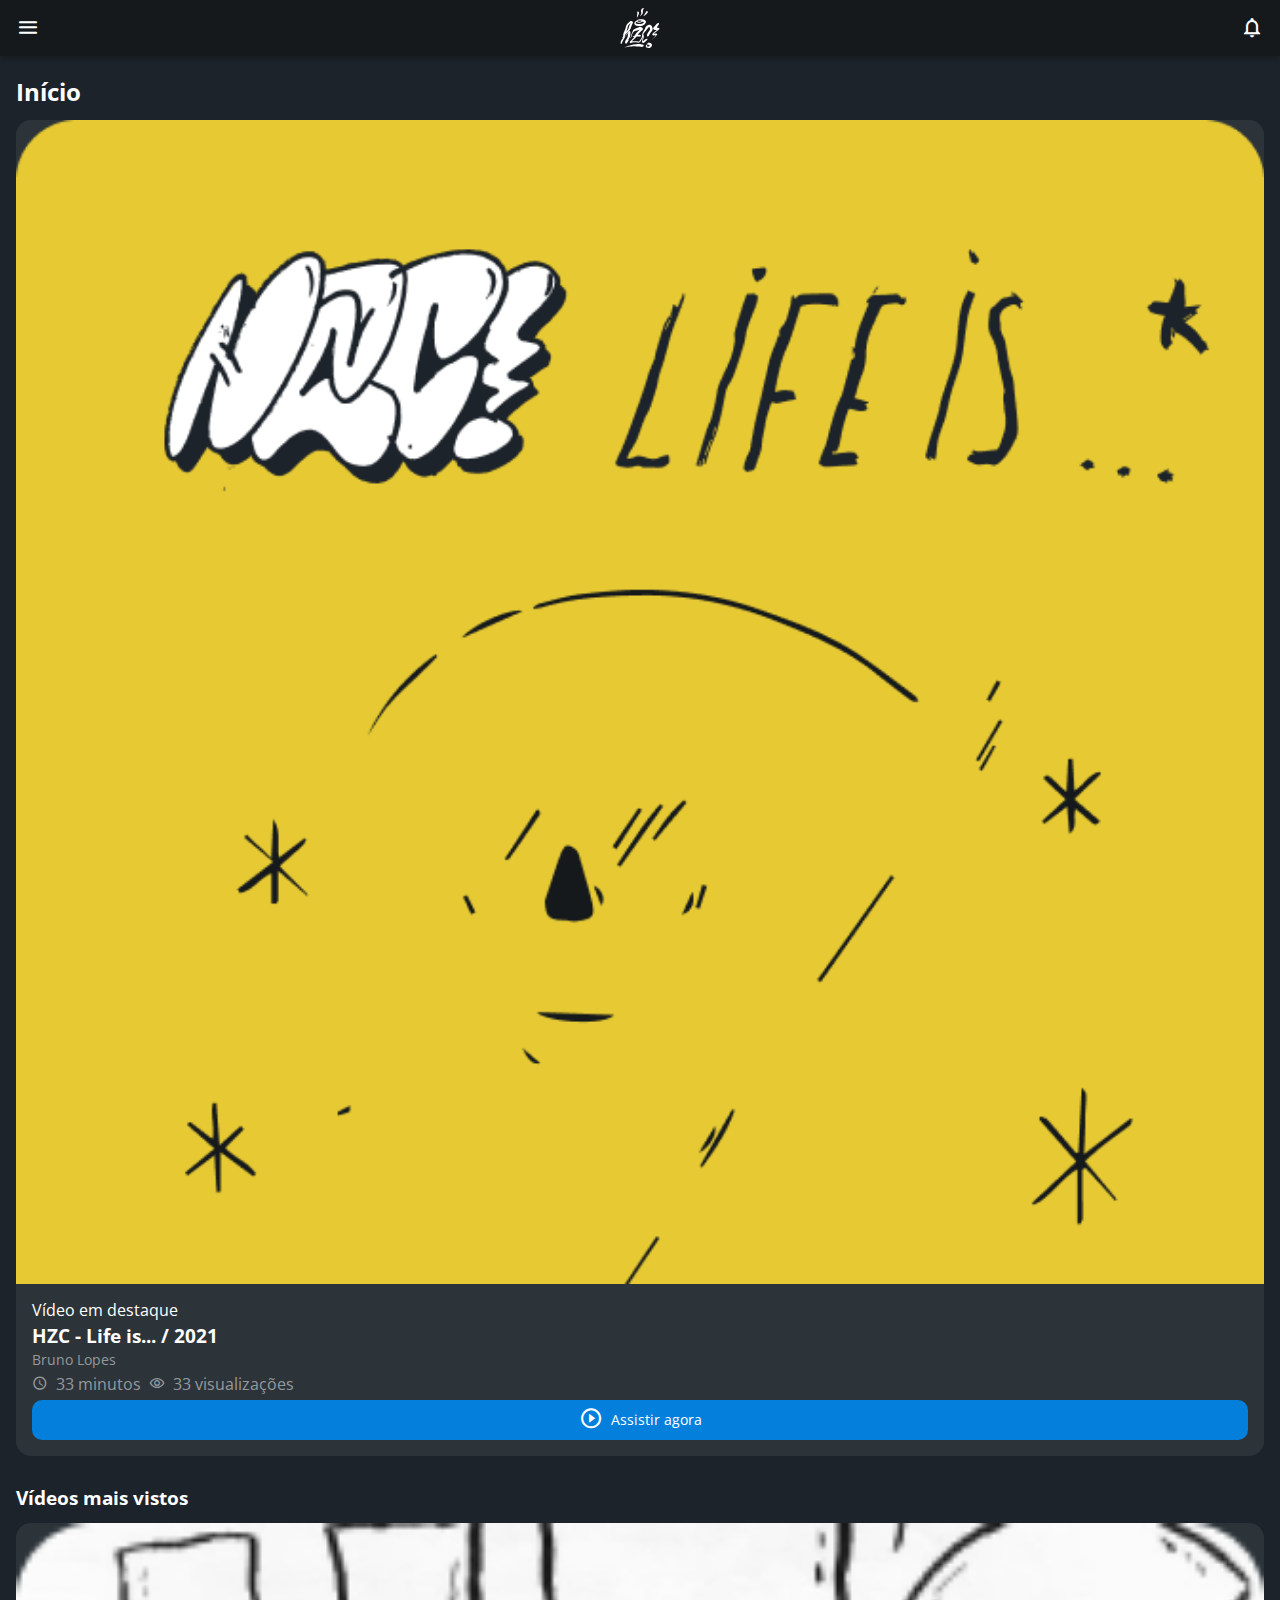
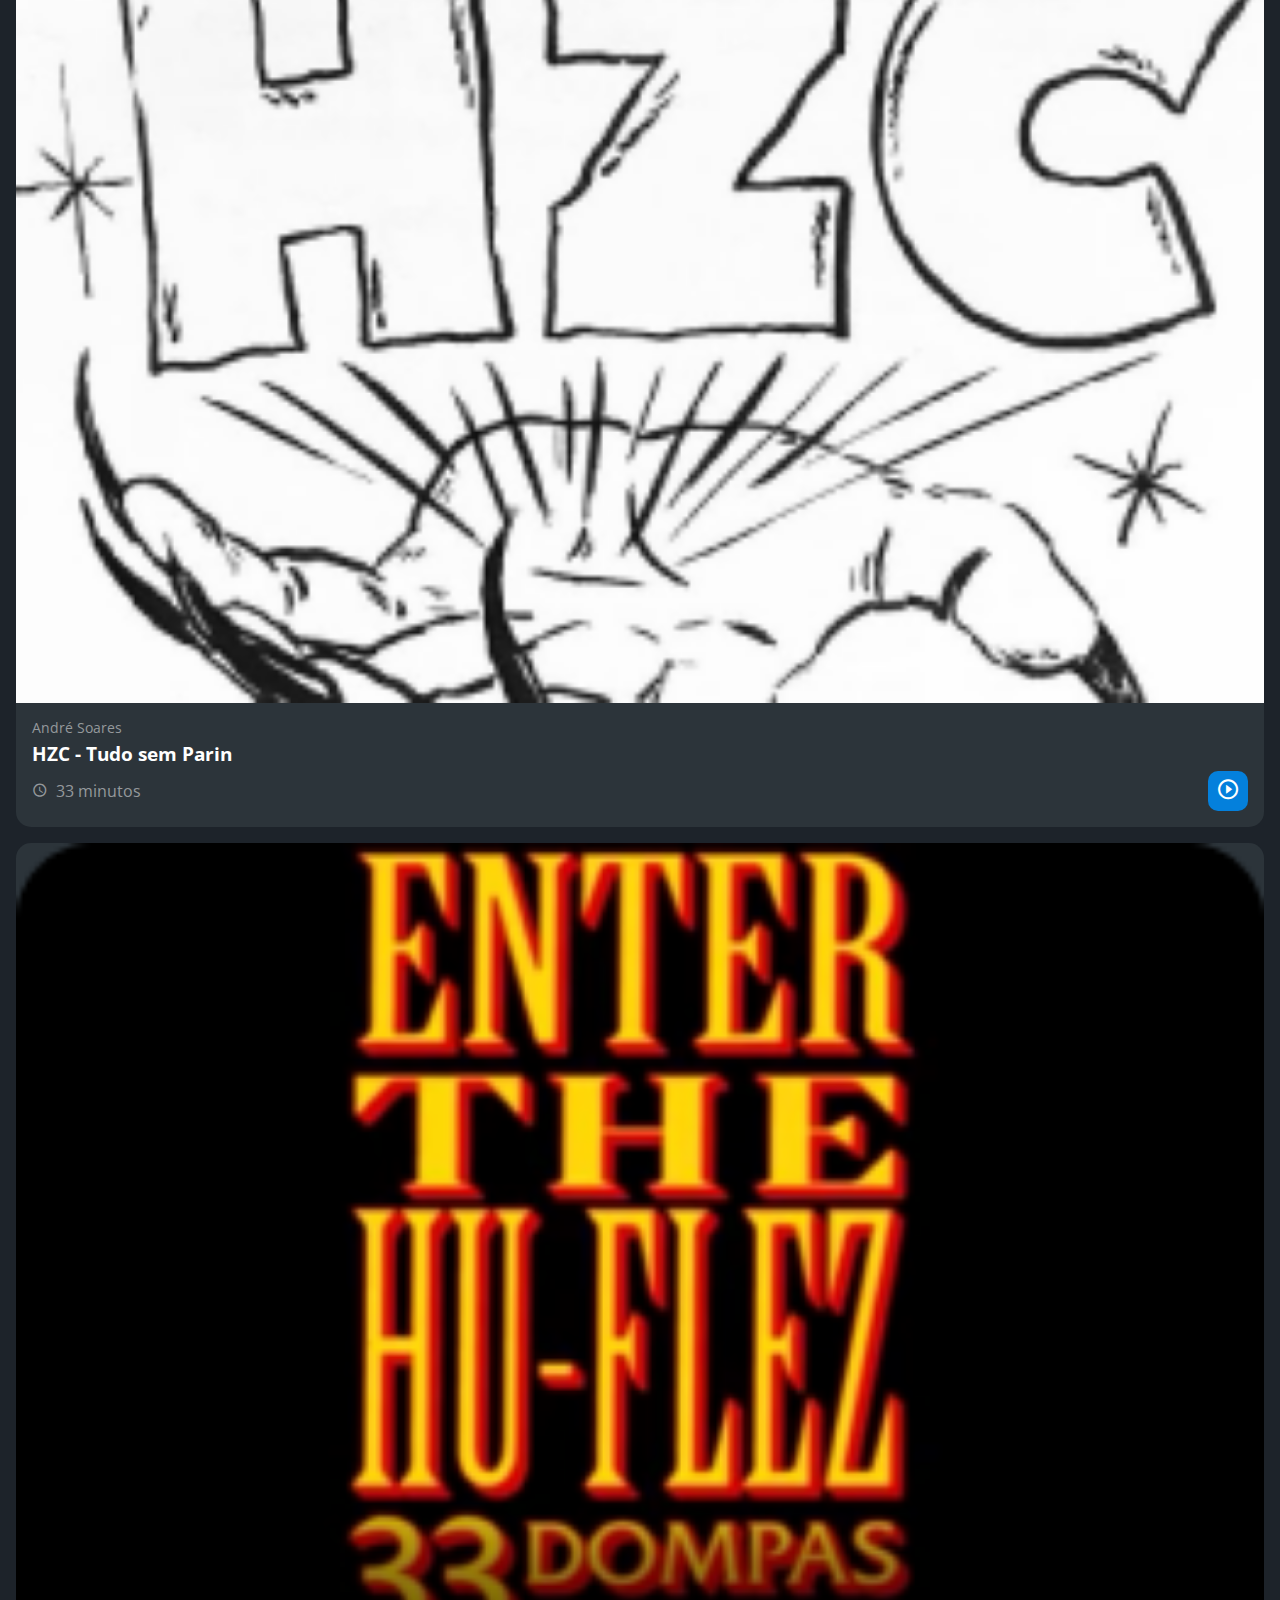
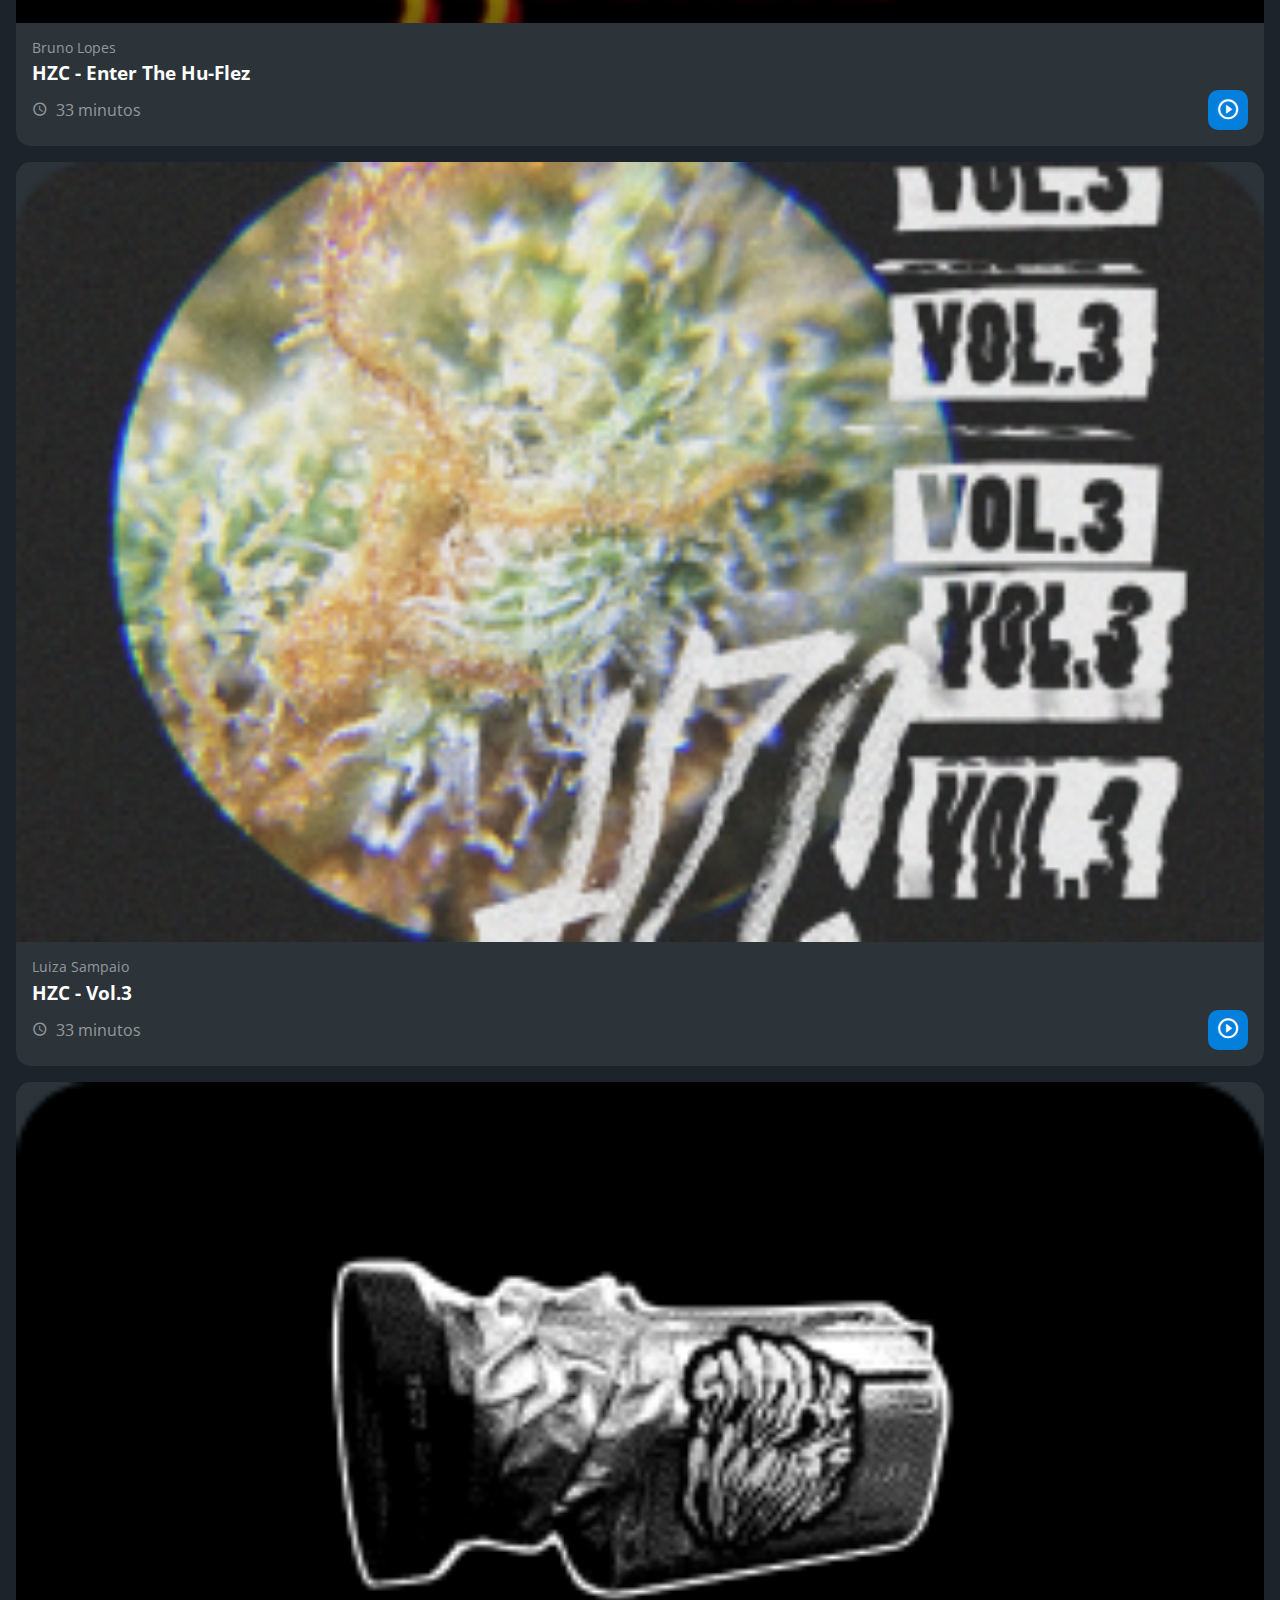
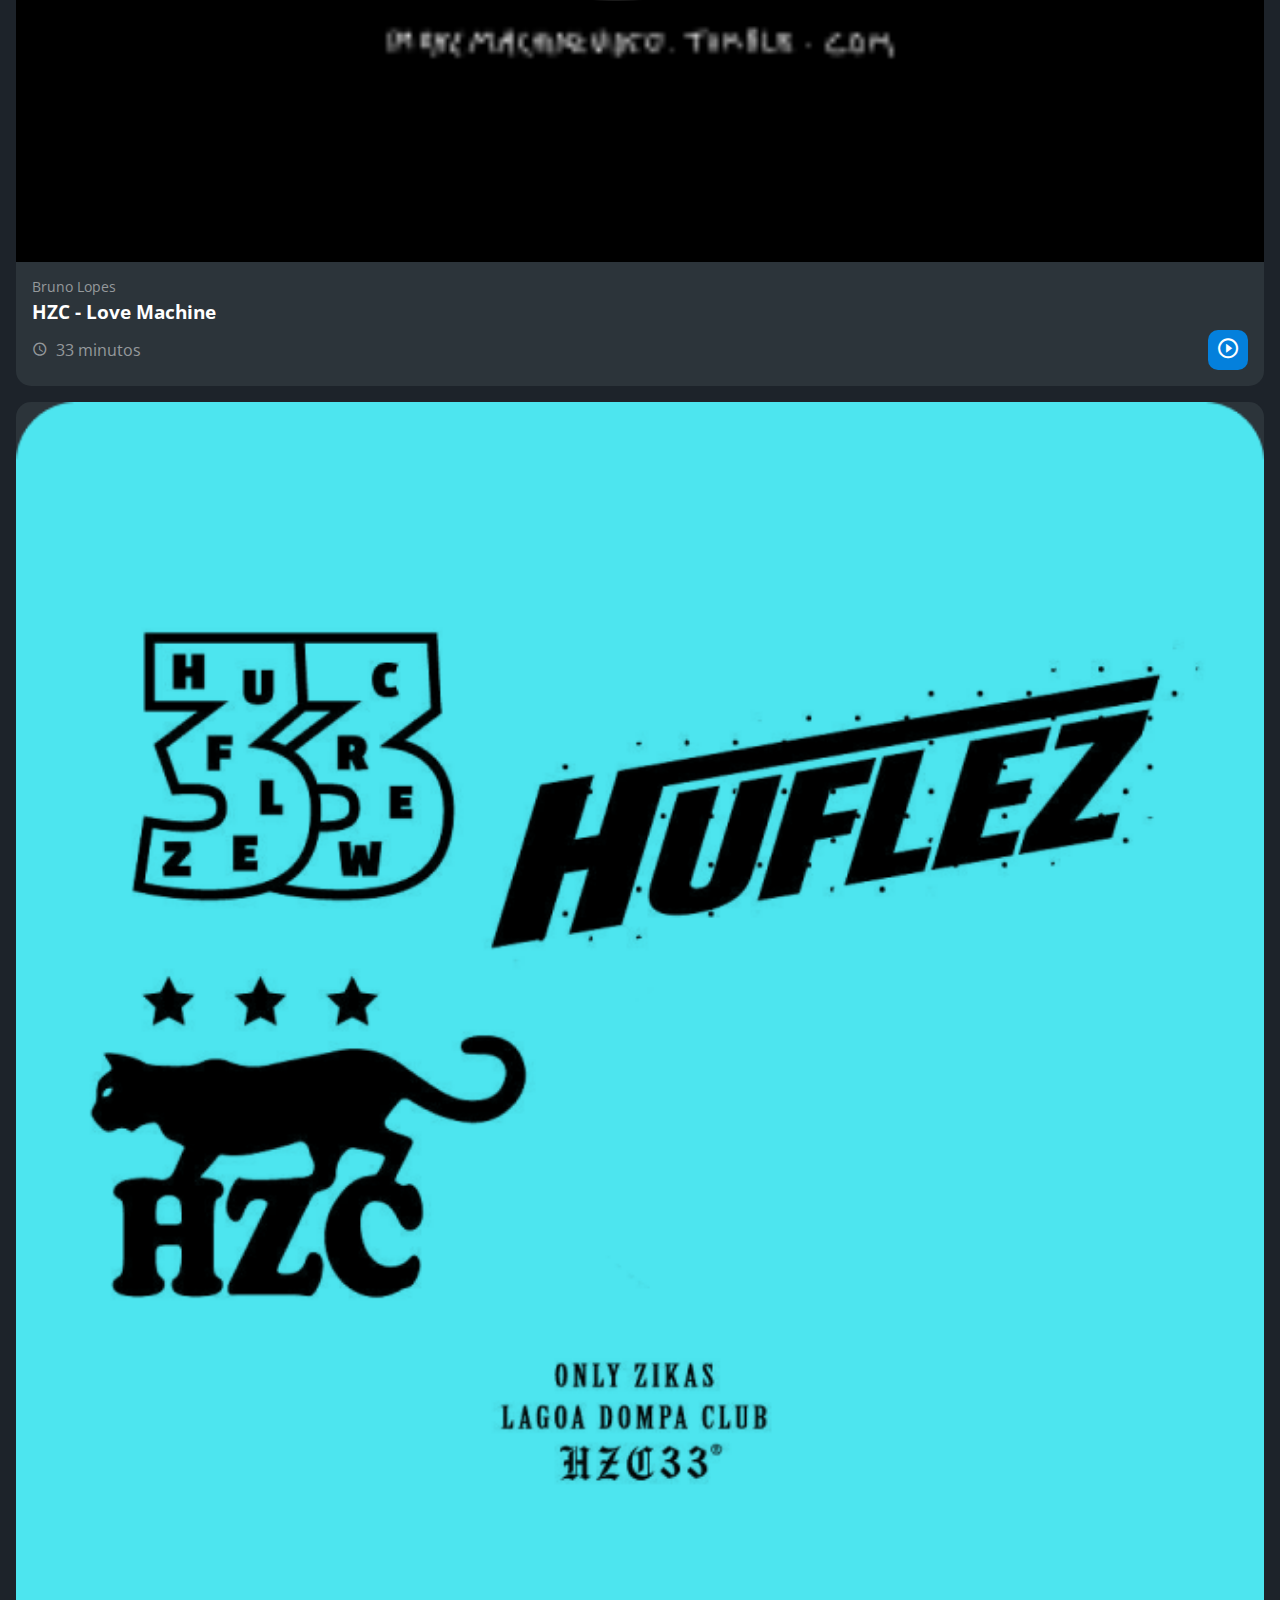
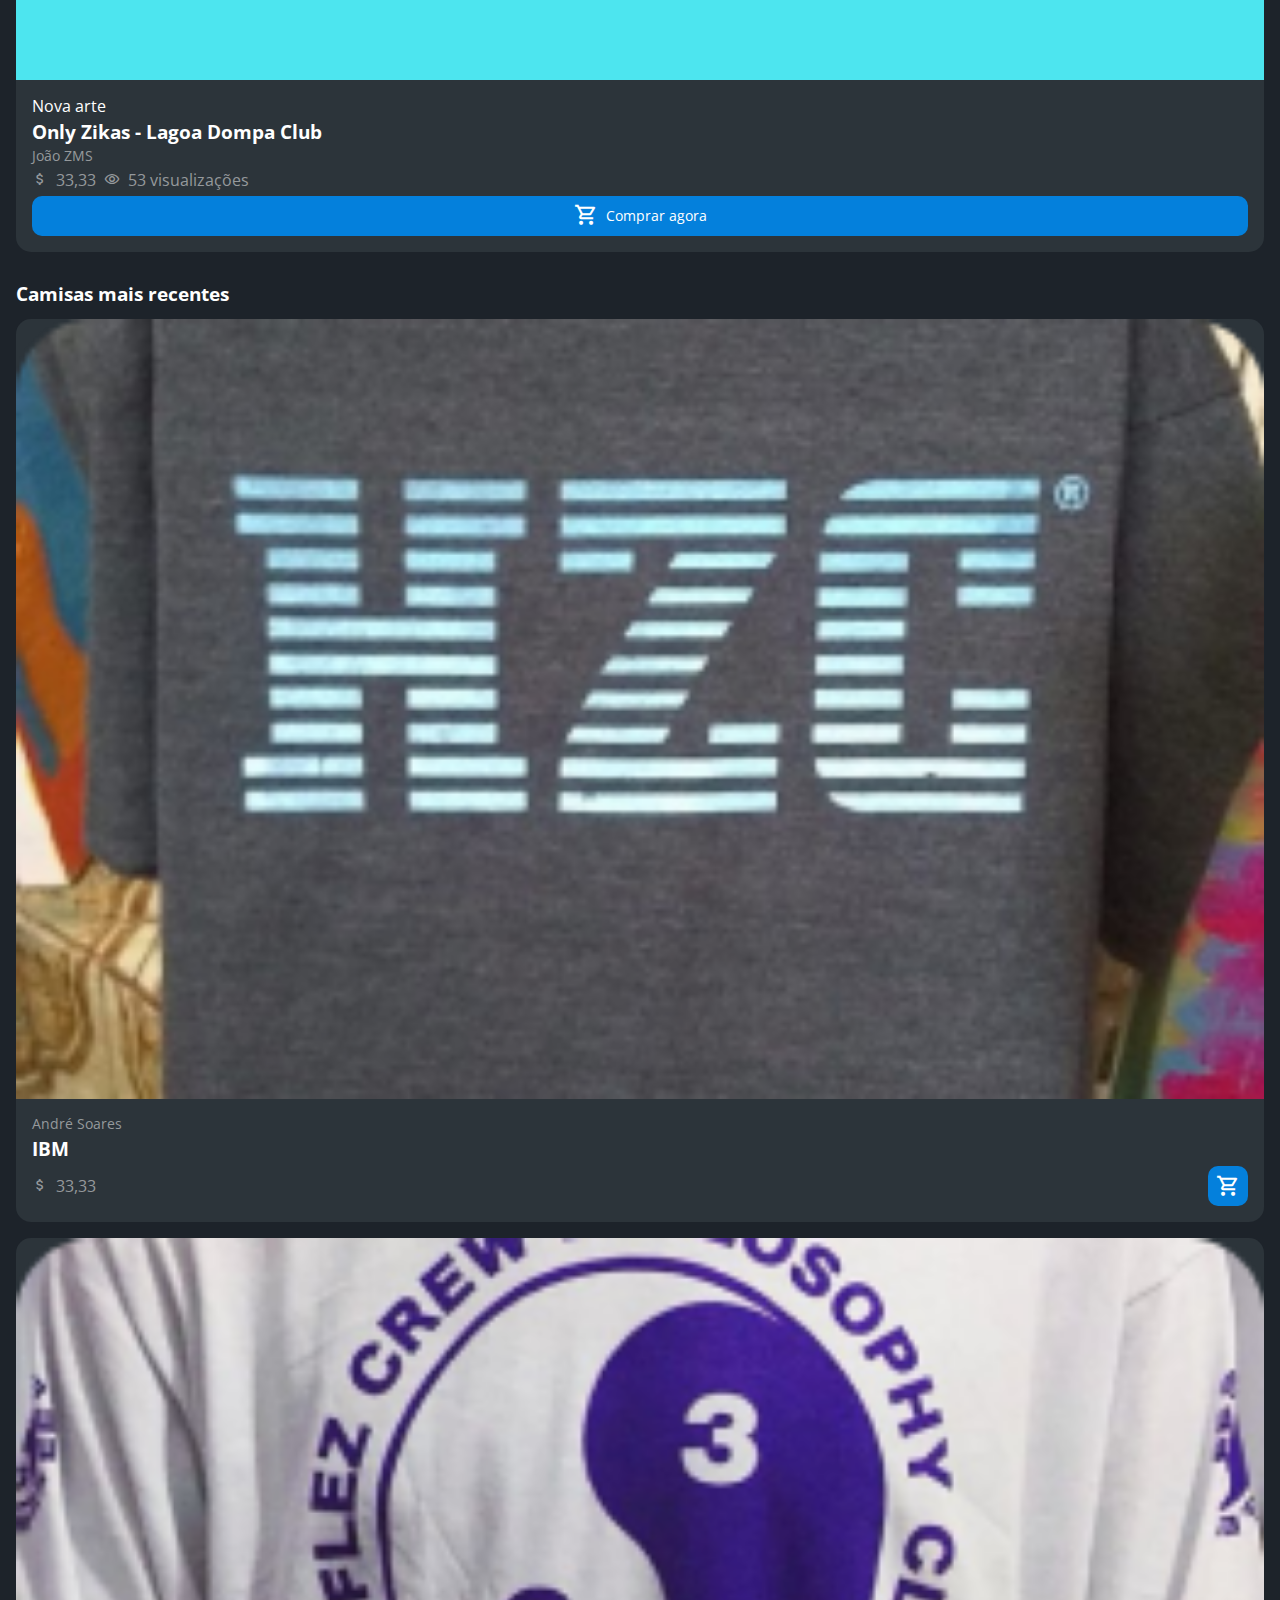
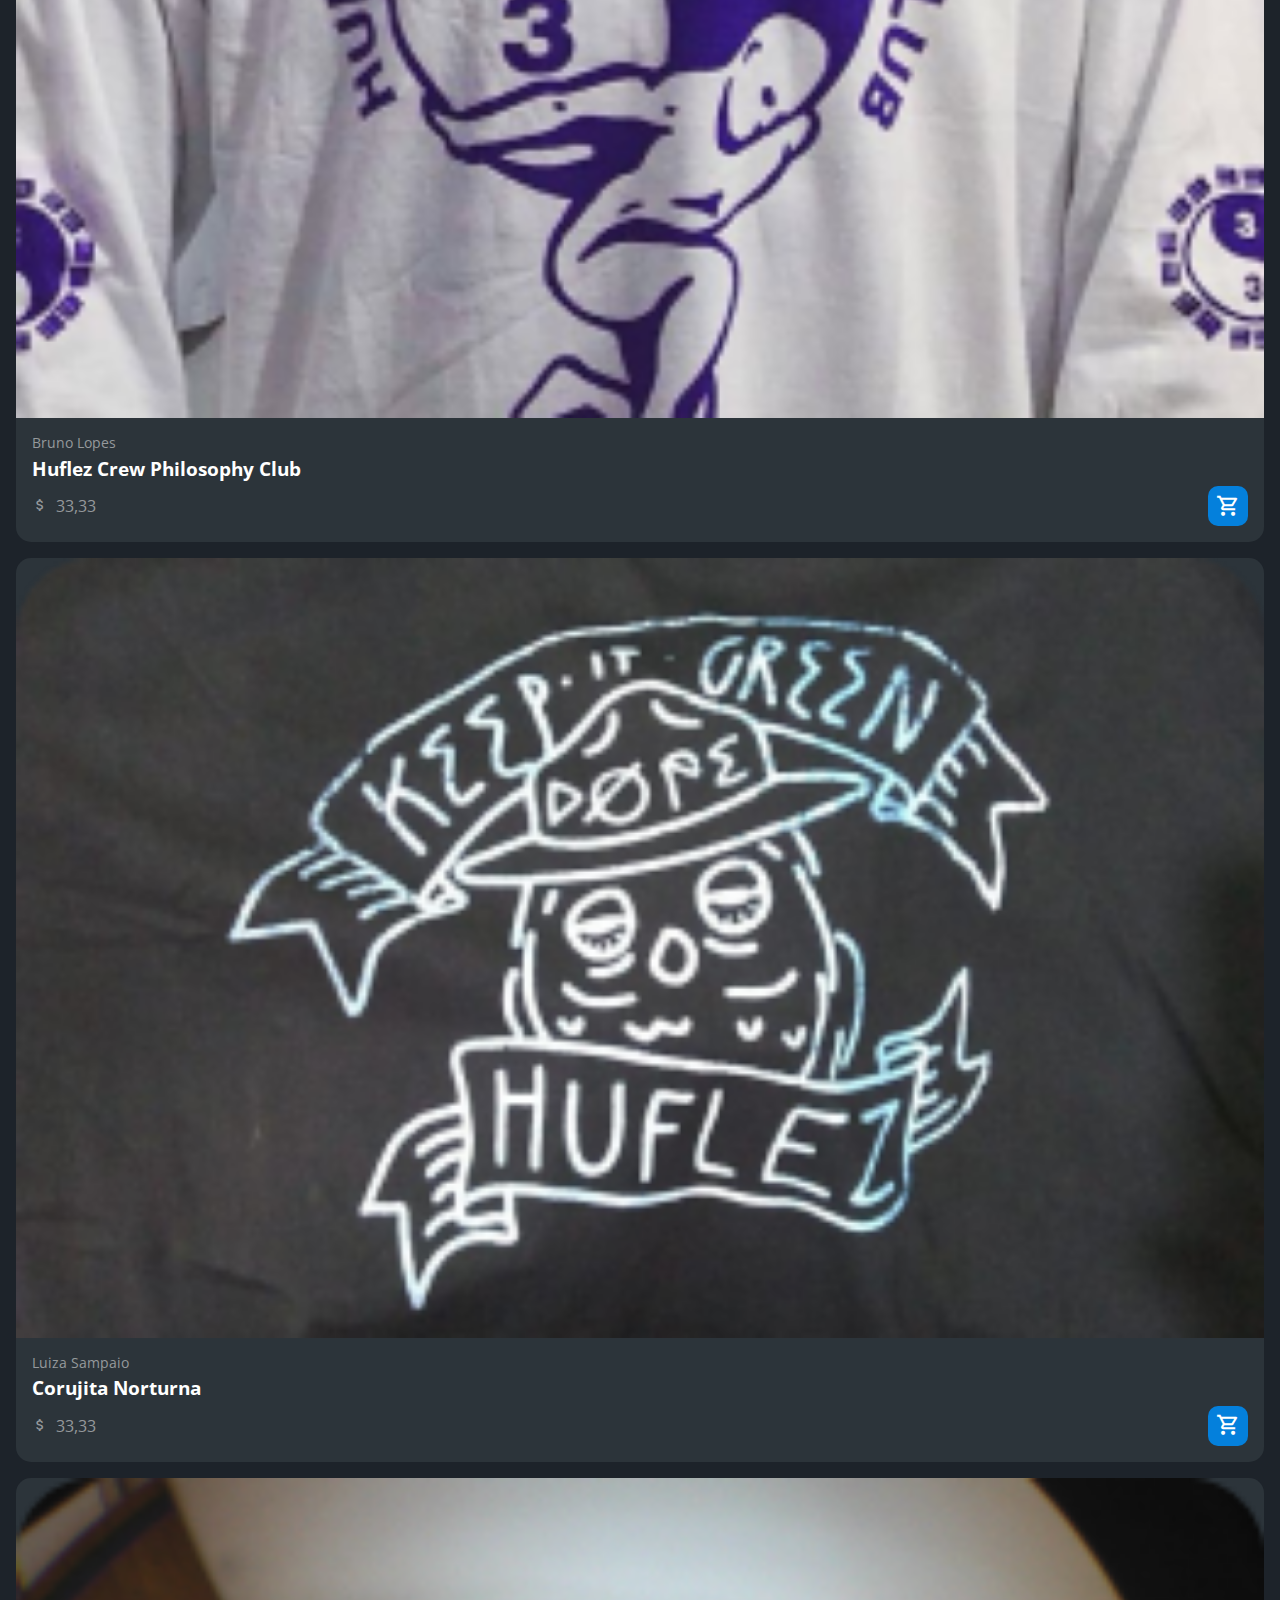
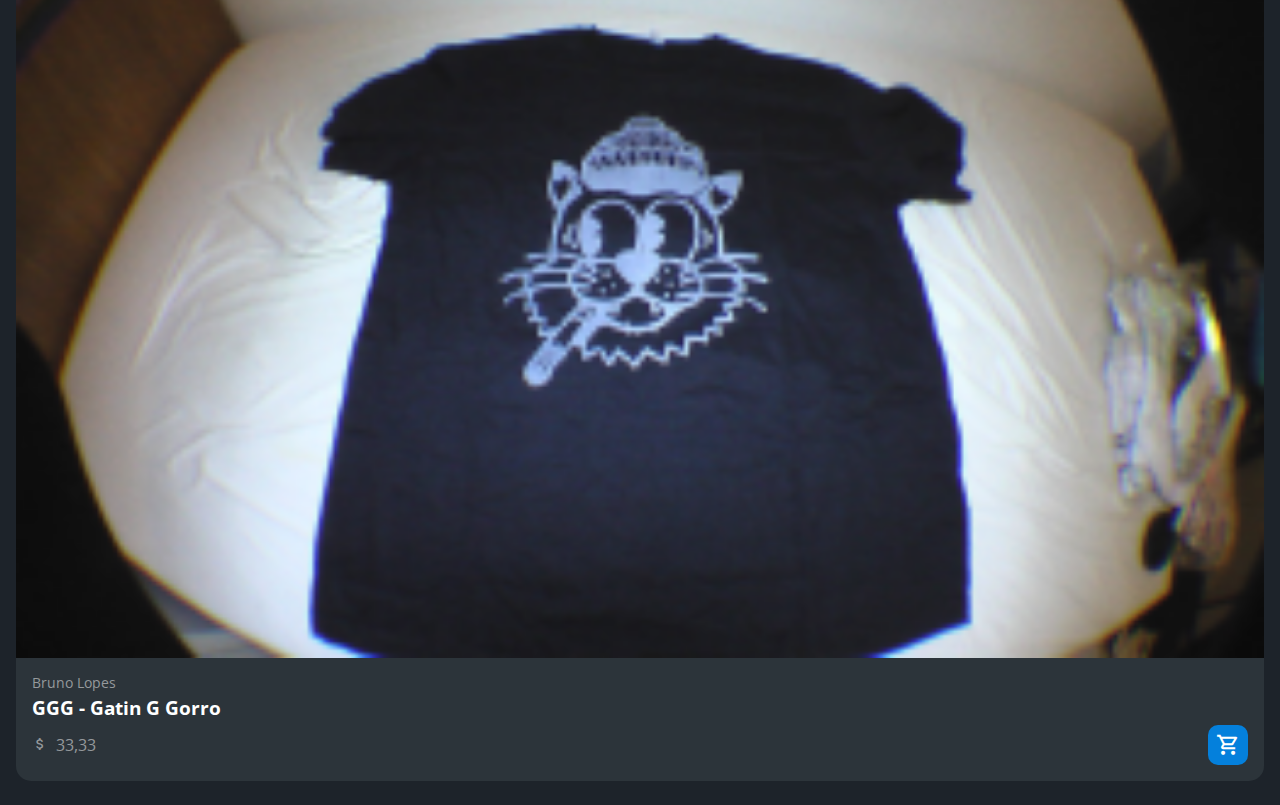
<file: index.html>
<!DOCTYPE html>
<html lang="pt-br">
<head>
    <meta charset="UTF-8">
    <meta http-equiv="X-UA-Compatible" content="IE=edge">
    <meta name="viewport" content="width=device-width, initial-scale=1.0">
    <title>HZC | Home</title>
    <link rel="preconnect" href="https://fonts.googleapis.com">
    <link rel="preconnect" href="https://fonts.gstatic.com" crossorigin>
    <link rel="stylesheet" href="https://fonts.googleapis.com/css2?family=Open+Sans:wght@400;600;700&display=swap">
    <link rel="stylesheet" href="assets/css/reset.css">
    <link rel="stylesheet" href="assets/css/estilos.css">
</head>
<body>
    <header class="cabecalho">
        <button class="cabecalho__menu" aria-label="Menu"><i></i></button>
        <img src="assets/img/logo.svg" alt="Logotipo da HZC" class="cabecalho__logo">
        <p class="cabecalho__perfil">Bruno Lopes</p>
        <button class="cabecalho__notificacao" aria-label="Notificação"><i></i></button>
    </header>
    <nav class="menu-lateral">
        <img src="assets/img/logo.svg" alt="Logotipo da HZC" class="menu-lateral__logo">
        <a href="index.html" class="menu-lateral__link menu-lateral__link--inicio menu-lateral__link--ativo">Início</a>
        <a href="#" class="menu-lateral__link menu-lateral__link--videos">Vídeos</a>
        <a href="picos.html" class="menu-lateral__link menu-lateral__link--picos">Picos</a>
        <a href="#" class="menu-lateral__link menu-lateral__link--integrantes">Integrantes</a>
        <a href="#" class="menu-lateral__link menu-lateral__link--camisas">Camisas</a>
        <a href="#" class="menu-lateral__link menu-lateral__link--pinturas">Pinturas</a>
    </nav>
    <main class="principal">
        <h2 class="titulo-pagina">Início</h2>
        <article class="cartao cartao--destaque destaque-video">
            <img src="assets/img/banner-mobile_1.png" alt="Banner do cartao" class="cartao__imagem cartao__imagem--mobile">
            <img src="assets/img/banner_1.png" alt="Banner do cartao" class="cartao__imagem cartao__imagem--desktop">
            <div class="cartao__conteudo">
                <p class="cartao__destaque">Vídeo em destaque</p>
                <h3 class="cartao__titulo">HZC - Life is... / 2021</h3>
                <p class="cartao__perfil">Bruno Lopes</p>
                <p class="cartao__info cartao__info--tempo">33 minutos</p>
                <p class="cartao__info cartao__info--visualizacao">33 visualizações</p>
                <button class="cartao__botao cartao__botao--play cartao__botao--destaque">Assistir agora</button>
            </div>
        </article>
        <article class="cartao cartao--recentes videos-recentes">
            <h3 class="cartao__titulo">Vídeos recentes</h3>
            <a href="#" class="cartao__link">Ver todos</a>
            <ul class="cartao__lista">
                <li class="cartao__item">
                    <img src="assets/img/miniatura_1.png" alt="Thumbnail" class="cartao__item-thumbnail">
                    <h4 class="cartao__item-titulo">HZC - Love machine</h4>
                    <p class="cartao__item-perfil">Júlia Fonseca</p>
                </li>
                <li class="cartao__item">
                    <img src="assets/img/miniatura_2.png" alt="Thumbnail" class="cartao__item-thumbnail">
                    <h4 class="cartao__item-titulo">HZC - Vol. 3</h4>
                    <p class="cartao__item-perfil">Júlia Fonseca</p>
                </li>
                <li class="cartao__item">
                    <img src="assets/img/miniatura_3.png" alt="Thumbnail" class="cartao__item-thumbnail">
                    <h4 class="cartao__item-titulo">HZC - Pescaria na Urca</h4>
                    <p class="cartao__item-perfil">Júlia Fonseca</p>
                </li>
                <li class="cartao__item">
                    <img src="assets/img/miniatura_4.png" alt="Thumbnail" class="cartao__item-thumbnail">
                    <h4 class="cartao__item-titulo">Vidalocagi - Guerreiros do Asfalto</h4>
                    <p class="cartao__item-perfil">Júlia Fonseca</p>
                </li>
                <li class="cartao__item">
                    <img src="assets/img/miniatura_5.png" alt="Thumbnail" class="cartao__item-thumbnail">
                    <h4 class="cartao__item-titulo">Vidalocagi - Não importa o nível</h4>
                    <p class="cartao__item-perfil">Júlia Fonseca</p>
                </li>
            </ul>
        </article>
        <section class="secao secao-videos">
            <h3 class="titulo-secao">Vídeos mais vistos</h3>
            <article class="cartao">
                <img src="assets/img/video_1.png" alt="Vídeo" class="cartao__imagem">
                <div class="cartao__conteudo">
                    <p class="cartao__perfil">André Soares</p>
                    <h3 class="cartao__titulo">HZC - Tudo sem Parin</h3>
                    <p class="cartao__info cartao__info--tempo">33 minutos</p>
                    <button class="cartao__botao cartao__botao--play" aria-label="Assistir agora"></button>
                </div>
            </article>
            <article class="cartao">
                <img src="assets/img/video_2.png" alt="Vídeo" class="cartao__imagem">
                <div class="cartao__conteudo">
                    <p class="cartao__perfil">Bruno Lopes</p>
                    <h3 class="cartao__titulo">HZC - Enter The Hu-Flez</h3>
                    <p class="cartao__info cartao__info--tempo">33 minutos</p>
                    <button class="cartao__botao cartao__botao--play" aria-label="Assistir agora"></button>
                </div>
            </article>
            <article class="cartao">
                <img src="assets/img/video_3.png" alt="Vídeo" class="cartao__imagem">
                <div class="cartao__conteudo">
                    <p class="cartao__perfil">Luiza Sampaio</p>
                    <h3 class="cartao__titulo">HZC - Vol.3</h3>
                    <p class="cartao__info cartao__info--tempo">33 minutos</p>
                    <button class="cartao__botao cartao__botao--play" aria-label="Assistir agora"></button>
                </div>
            </article>
            <article class="cartao">
                <img src="assets/img/video_4.png" alt="Vídeo" class="cartao__imagem">
                <div class="cartao__conteudo">
                    <p class="cartao__perfil">Bruno Lopes</p>
                    <h3 class="cartao__titulo">HZC - Love Machine</h3>
                    <p class="cartao__info cartao__info--tempo">33 minutos</p>
                    <button class="cartao__botao cartao__botao--play" aria-label="Assistir agora"></button>
                </div>
            </article>
        </section>
        <article class="cartao cartao--recentes produtos-recentes">
            <h3 class="cartao__titulo">Novas Artes</h3>
            <a href="#" class="cartao__link">Ver todos</a>
            <ul class="cartao__lista">
                <li class="cartao__item">
                    <img src="assets/img/produto_miniatura_1.png" alt="Thumbnail" class="cartao__item-thumbnail">
                    <h4 class="cartao__item-titulo">Sem título 01</h4>
                    <p class="cartao__item-perfil">Antonio Tebyriçá</p>
                </li>
                <li class="cartao__item">
                    <img src="assets/img/produto_miniatura_2.png" alt="Thumbnail" class="cartao__item-thumbnail">
                    <h4 class="cartao__item-titulo">Sem título 02</h4>
                    <p class="cartao__item-perfil">Antonio Tebyriçá</p>
                </li>
                <li class="cartao__item">
                    <img src="assets/img/produto_miniatura_3.png" alt="Thumbnail" class="cartao__item-thumbnail">
                    <h4 class="cartao__item-titulo">Segurança</h4>
                    <p class="cartao__item-perfil">Raphael Gibson</p>
                </li>
                <li class="cartao__item">
                    <img src="assets/img/produto_miniatura_4.png" alt="Thumbnail" class="cartao__item-thumbnail">
                    <h4 class="cartao__item-titulo">Malunguisse</h4>
                    <p class="cartao__item-perfil">Carolina Canavarro</p>
                </li>
                <li class="cartao__item">
                    <img src="assets/img/produto_miniatura_5.png" alt="Thumbnail" class="cartao__item-thumbnail">
                    <h4 class="cartao__item-titulo">Coroa da converse</h4>
                    <p class="cartao__item-perfil">Nikolas de Murtas</p>
                </li>
                <li class="cartao__item">
                    <img src="assets/img/produto_miniatura_6.png" alt="Thumbnail" class="cartao__item-thumbnail">
                    <h4 class="cartao__item-titulo">Segurança</h4>
                    <p class="cartao__item-perfil">Raphael Gibson</p>
                </li>
                <li class="cartao__item">
                    <img src="assets/img/produto_miniatura_7.png" alt="Thumbnail" class="cartao__item-thumbnail">
                    <h4 class="cartao__item-titulo">Sem títutlo 03</h4>
                    <p class="cartao__item-perfil">Antonio Tebyriçá</p>
                </li>
            </ul>
        </article>
        <article class="cartao cartao--destaque destaque-produtos">
            <img src="assets/img/banner-mobile_2.png" alt="Banner do cartao" class="cartao__imagem cartao__imagem--mobile">
            <img src="assets/img/banner_2.png" alt="Banner do cartao" class="cartao__imagem cartao__imagem--desktop">
            <div class="cartao__conteudo">
                <p class="cartao__destaque">Nova arte</p>
                <h3 class="cartao__titulo">Only Zikas - Lagoa Dompa Club</h3>
                <p class="cartao__perfil">João ZMS</p>
                <p class="cartao__info cartao__info--cifrao">33,33</p>
                <p class="cartao__info cartao__info--visualizacao">53 visualizações</p>
                <button class="cartao__botao cartao__botao--destaque cartao__botao--cart">Comprar agora</button>
            </div>
        </article>
        <section class="secao secao-produtos">
            <h3 class="titulo-secao">Camisas mais recentes</h3>
            <article class="cartao">
                <img src="assets/img/produto_1.png" alt="Vídeo" class="cartao__imagem">
                <div class="cartao__conteudo">
                    <p class="cartao__perfil">André Soares</p>
                    <h3 class="cartao__titulo">IBM</h3>
                    <p class="cartao__info cartao__info--cifrao">33,33</p>
                    <button class="cartao__botao cartao__botao--cart" aria-label="Assistir agora"></button>
                </div>
            </article>
            <article class="cartao">
                <img src="assets/img/produto_2.png" alt="Vídeo" class="cartao__imagem">
                <div class="cartao__conteudo">
                    <p class="cartao__perfil">Bruno Lopes</p>
                    <h3 class="cartao__titulo">Huflez Crew Philosophy Club</h3>
                    <p class="cartao__info cartao__info--cifrao">33,33</p>
                    <button class="cartao__botao cartao__botao--cart" aria-label="Assistir agora"></button>
                </div>
            </article>
            <article class="cartao">
                <img src="assets/img/produto_3.png" alt="Vídeo" class="cartao__imagem">
                <div class="cartao__conteudo">
                    <p class="cartao__perfil">Luiza Sampaio</p>
                    <h3 class="cartao__titulo">Corujita Norturna</h3>
                    <p class="cartao__info cartao__info--cifrao">33,33</p>
                    <button class="cartao__botao cartao__botao--cart" aria-label="Assistir agora"></button>
                </div>
            </article>
            <article class="cartao">
                <img src="assets/img/produto_4.png" alt="Vídeo" class="cartao__imagem">
                <div class="cartao__conteudo">
                    <p class="cartao__perfil">Bruno Lopes</p>
                    <h3 class="cartao__titulo">GGG - Gatin G Gorro</h3>
                    <p class="cartao__info cartao__info--cifrao">33,33</p>
                    <button class="cartao__botao cartao__botao--cart" aria-label="Assistir agora"></button>
                </div>
            </article>
        </section>
    </main>
    <script src="index.js"></script>
</body>
</html>
</file>
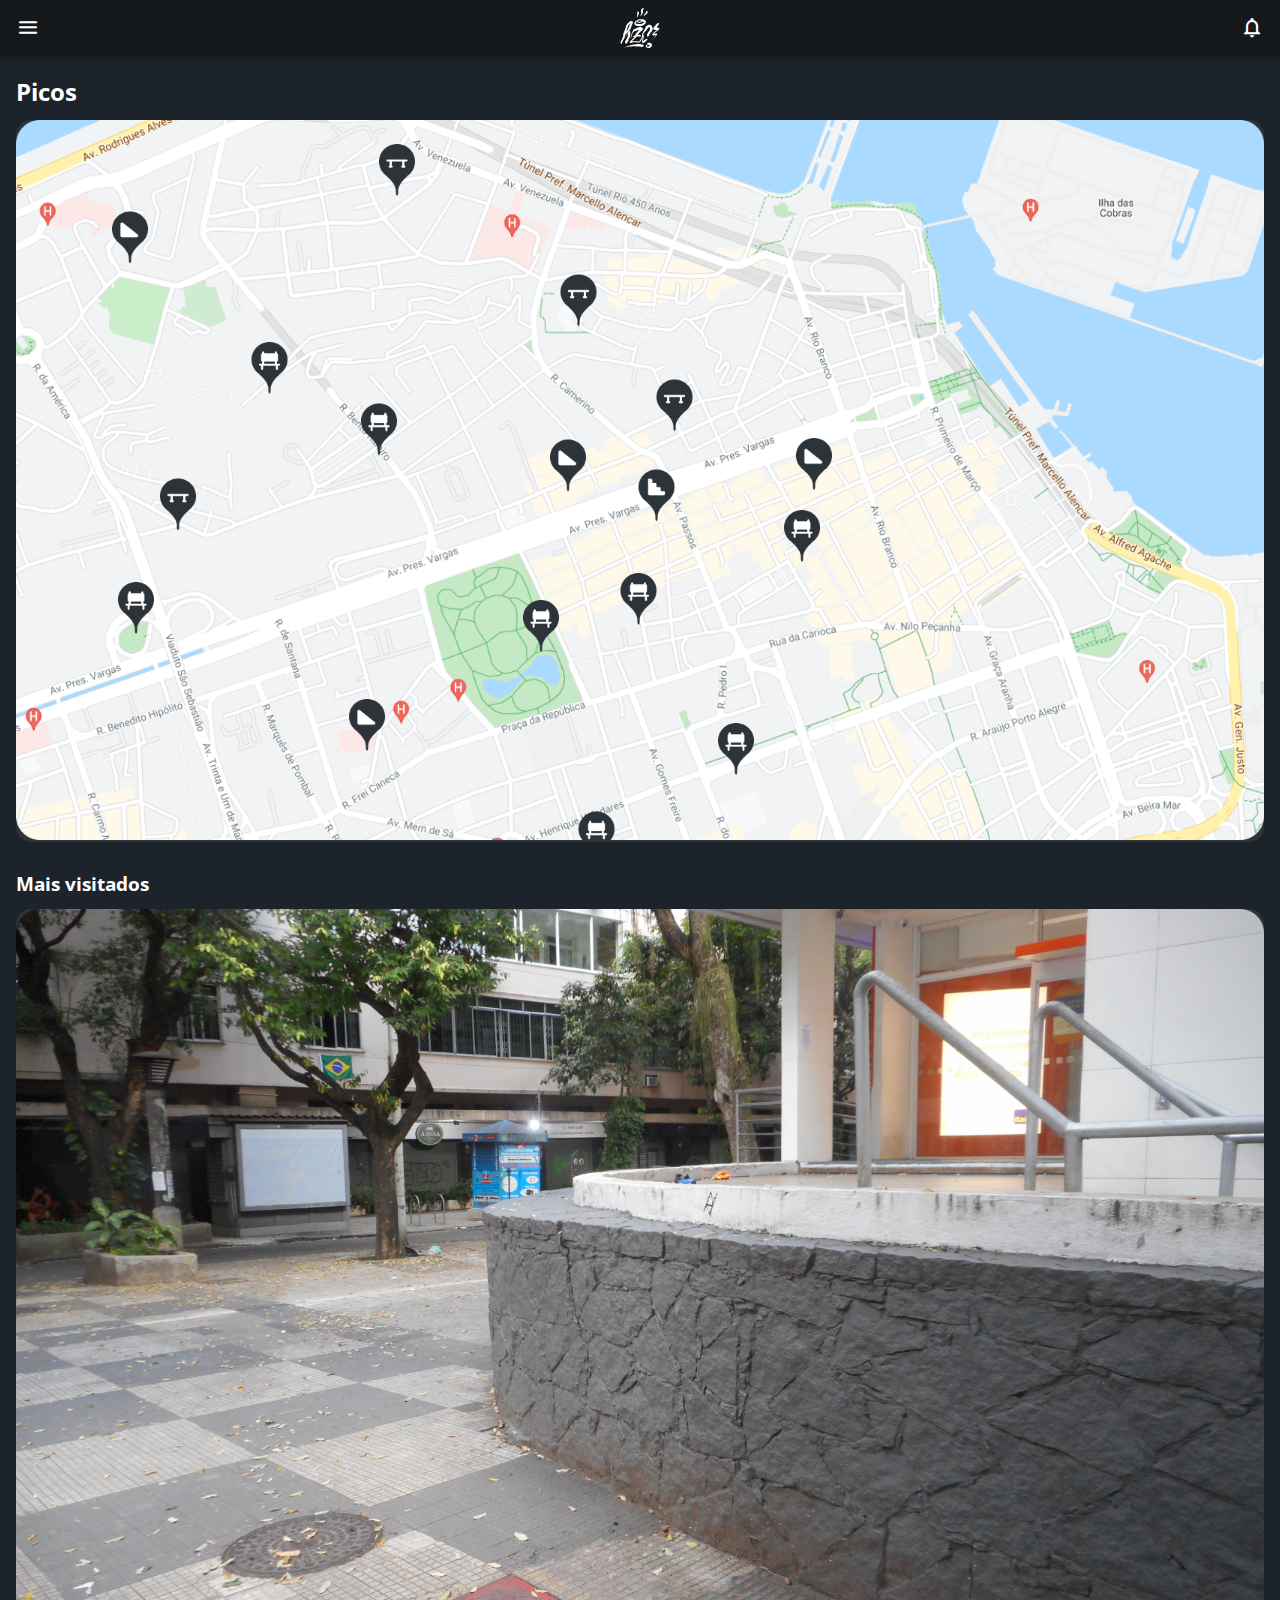
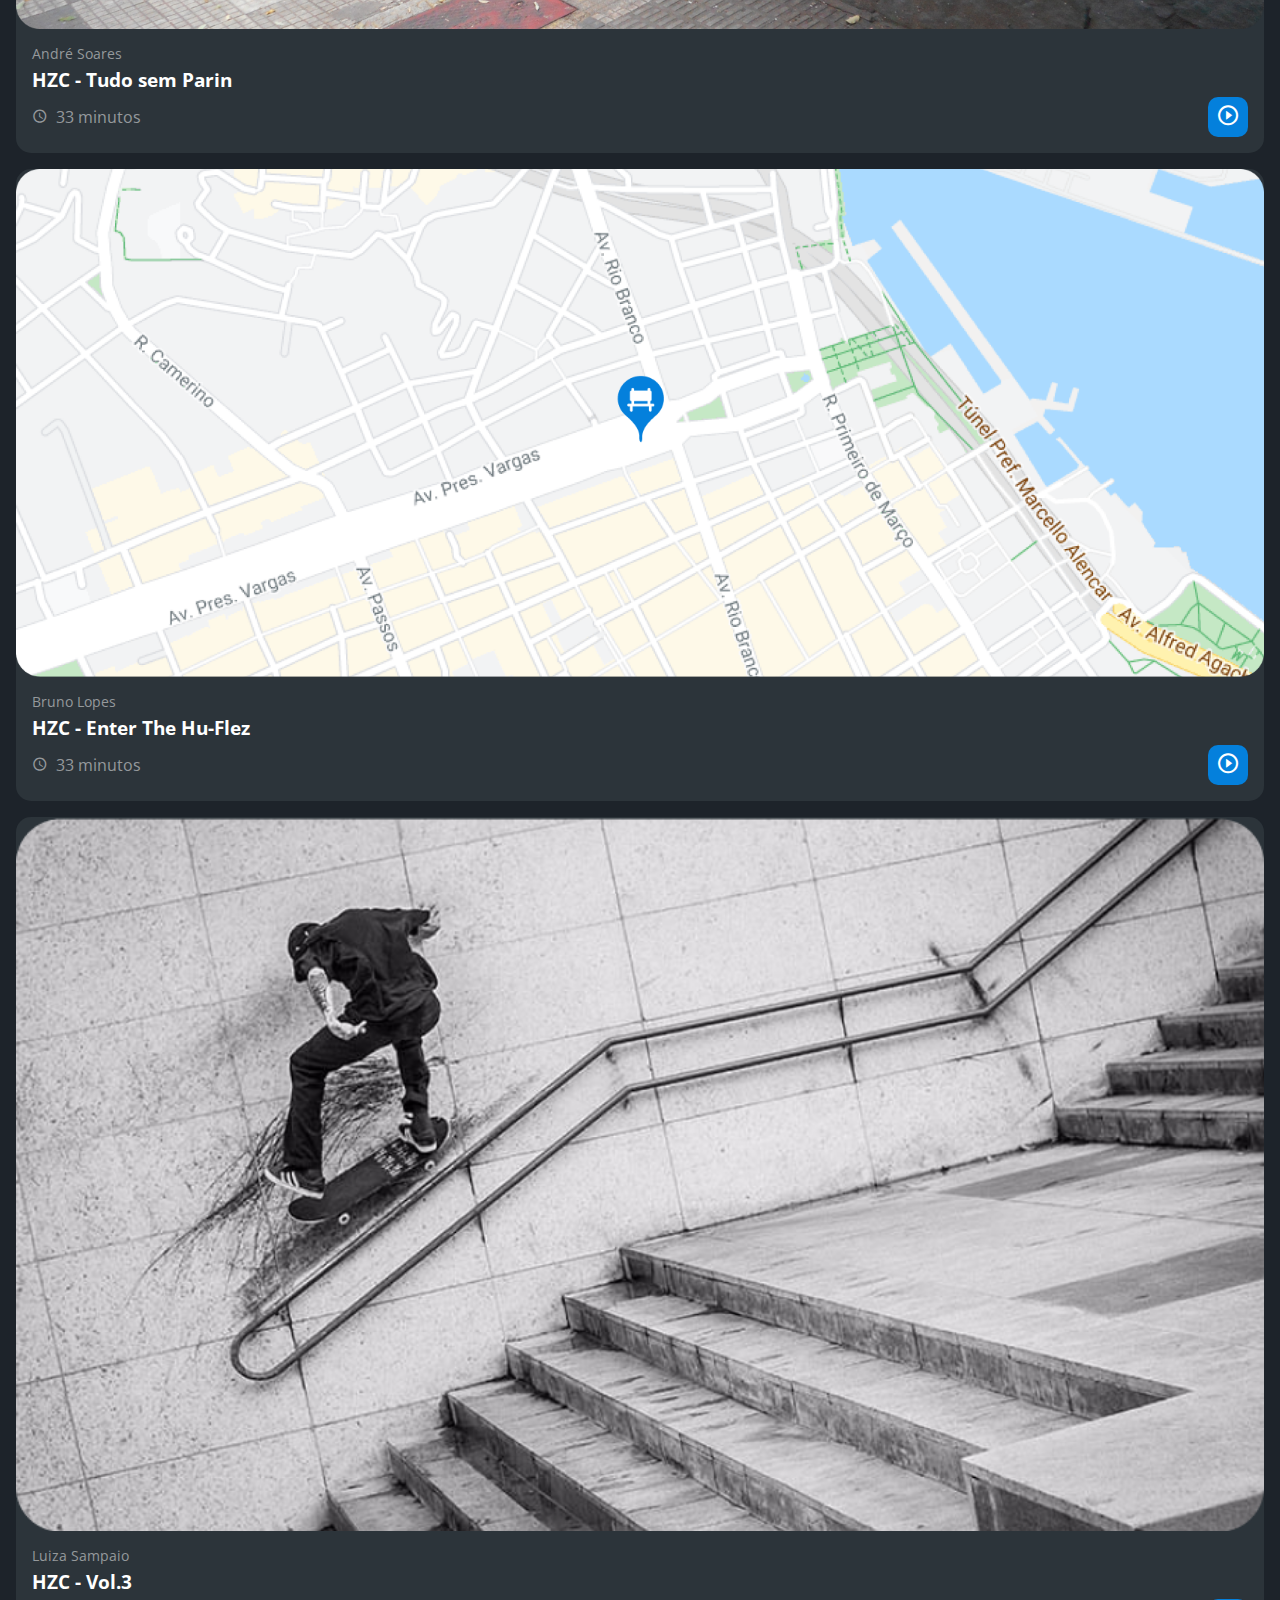
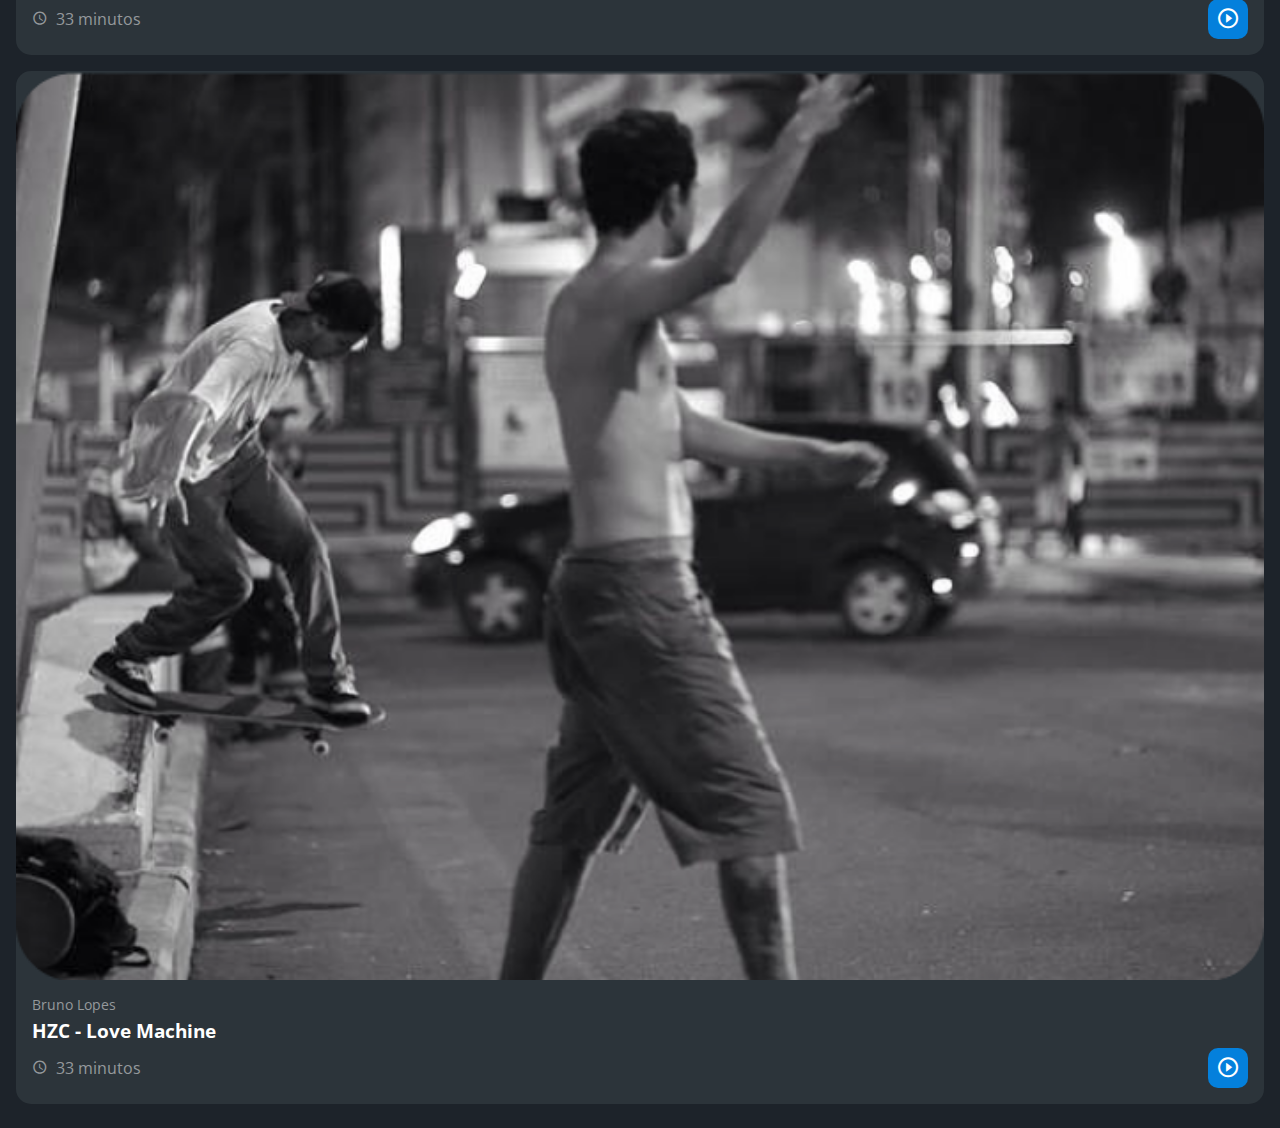
<file: picos.html>
<!DOCTYPE html>
<html lang="pt-br">
<head>
    <meta charset="UTF-8">
    <meta http-equiv="X-UA-Compatible" content="IE=edge">
    <meta name="viewport" content="width=device-width, initial-scale=1.0">
    <title>HZC | Home</title>
    <link rel="preconnect" href="https://fonts.googleapis.com">
    <link rel="preconnect" href="https://fonts.gstatic.com" crossorigin>
    <link rel="stylesheet" href="https://fonts.googleapis.com/css2?family=Open+Sans:wght@400;600;700&display=swap">
    <link rel="stylesheet" href="assets/css/reset.css">
    <link rel="stylesheet" href="assets/css/estilos.css">
</head>
<body>
    <header class="cabecalho">
        <button class="cabecalho__menu" aria-label="Menu"><i></i></button>
        <img src="assets/img/logo.svg" alt="Logotipo da HZC" class="cabecalho__logo">
        <p class="cabecalho__perfil">Bruno Lopes</p>
        <button class="cabecalho__notificacao" aria-label="Notificação"><i></i></button>
    </header>
    <nav class="menu-lateral">
        <img src="assets/img/logo.svg" alt="Logotipo da HZC" class="menu-lateral__logo">
        <a href="index.html" class="menu-lateral__link menu-lateral__link--inicio">Início</a>
        <a href="#" class="menu-lateral__link menu-lateral__link--videos">Vídeos</a>
        <a href="picos.html" class="menu-lateral__link menu-lateral__link--picos menu-lateral__link--ativo">Picos</a>
        <a href="#" class="menu-lateral__link menu-lateral__link--integrantes">Integrantes</a>
        <a href="#" class="menu-lateral__link menu-lateral__link--camisas">Camisas</a>
        <a href="#" class="menu-lateral__link menu-lateral__link--pinturas">Pinturas</a>
    </nav>
    <main class="principal">
        <h2 class="titulo-pagina">Picos</h2>
        <article class="cartao cartao--destaque destaque-video">
            <img src="assets/img/mapa-picos.png" alt="Banner do cartao" class="cartao__imagem cartao__imagem--mobile">
            <img src="assets/img/mapa-picos.png" alt="Banner do cartao" class="cartao__imagem cartao__imagem--desktop">
            
        </article>
        <article class="cartao cartao--recentes videos-recentes">
            <h3 class="cartao__titulo">Vídeos recentes</h3>
            <a href="#" class="cartao__link">Ver todos</a>
            <ul class="cartao__lista">
                <li class="cartao__item">
                    <img src="assets/img/miniatura_1.png" alt="Thumbnail" class="cartao__item-thumbnail">
                    <h4 class="cartao__item-titulo">HZC - Love machine</h4>
                    <p class="cartao__item-perfil">Júlia Fonseca</p>
                </li>
                <li class="cartao__item">
                    <img src="assets/img/miniatura_2.png" alt="Thumbnail" class="cartao__item-thumbnail">
                    <h4 class="cartao__item-titulo">HZC - Vol. 3</h4>
                    <p class="cartao__item-perfil">Júlia Fonseca</p>
                </li>
                <li class="cartao__item">
                    <img src="assets/img/miniatura_3.png" alt="Thumbnail" class="cartao__item-thumbnail">
                    <h4 class="cartao__item-titulo">HZC - Pescaria na Urca</h4>
                    <p class="cartao__item-perfil">Júlia Fonseca</p>
                </li>
                <li class="cartao__item">
                    <img src="assets/img/miniatura_4.png" alt="Thumbnail" class="cartao__item-thumbnail">
                    <h4 class="cartao__item-titulo">Vidalocagi - Guerreiros do Asfalto</h4>
                    <p class="cartao__item-perfil">Júlia Fonseca</p>
                </li>
                <li class="cartao__item">
                    <img src="assets/img/miniatura_5.png" alt="Thumbnail" class="cartao__item-thumbnail">
                    <h4 class="cartao__item-titulo">Vidalocagi - Não importa o nível</h4>
                    <p class="cartao__item-perfil">Júlia Fonseca</p>
                </li>
                <li class="cartao__item">
                    <img src="assets/img/miniatura_5.png" alt="Thumbnail" class="cartao__item-thumbnail">
                    <h4 class="cartao__item-titulo">Vidalocagi - Não importa o nível</h4>
                    <p class="cartao__item-perfil">Júlia Fonseca</p>
                </li>
            </ul>
        </article>
        <section class="secao secao-videos">
            <h3 class="titulo-secao">Mais visitados</h3>
            <article class="cartao">
                <img src="assets/img/artigo_1.png" alt="Vídeo" class="cartao__imagem">
                <div class="cartao__conteudo">
                    <p class="cartao__perfil">André Soares</p>
                    <h3 class="cartao__titulo">HZC - Tudo sem Parin</h3>
                    <p class="cartao__info cartao__info--tempo">33 minutos</p>
                    <button class="cartao__botao cartao__botao--play" aria-label="Assistir agora"></button>
                </div>
            </article>
            <article class="cartao">
                <img src="assets/img/artigo_2.png" alt="Vídeo" class="cartao__imagem">
                <div class="cartao__conteudo">
                    <p class="cartao__perfil">Bruno Lopes</p>
                    <h3 class="cartao__titulo">HZC - Enter The Hu-Flez</h3>
                    <p class="cartao__info cartao__info--tempo">33 minutos</p>
                    <button class="cartao__botao cartao__botao--play" aria-label="Assistir agora"></button>
                </div>
            </article>
            <article class="cartao">
                <img src="assets/img/artigo_3.png" alt="Vídeo" class="cartao__imagem">
                <div class="cartao__conteudo">
                    <p class="cartao__perfil">Luiza Sampaio</p>
                    <h3 class="cartao__titulo">HZC - Vol.3</h3>
                    <p class="cartao__info cartao__info--tempo">33 minutos</p>
                    <button class="cartao__botao cartao__botao--play" aria-label="Assistir agora"></button>
                </div>
            </article>
            <article class="cartao">
                <img src="assets/img/artigo_4.png" alt="Vídeo" class="cartao__imagem">
                <div class="cartao__conteudo">
                    <p class="cartao__perfil">Bruno Lopes</p>
                    <h3 class="cartao__titulo">HZC - Love Machine</h3>
                    <p class="cartao__info cartao__info--tempo">33 minutos</p>
                    <button class="cartao__botao cartao__botao--play" aria-label="Assistir agora"></button>
                </div>
            </article>
        </section>        
    </main>

    <script src="index.js"></script>
</body>
</html>
</file>
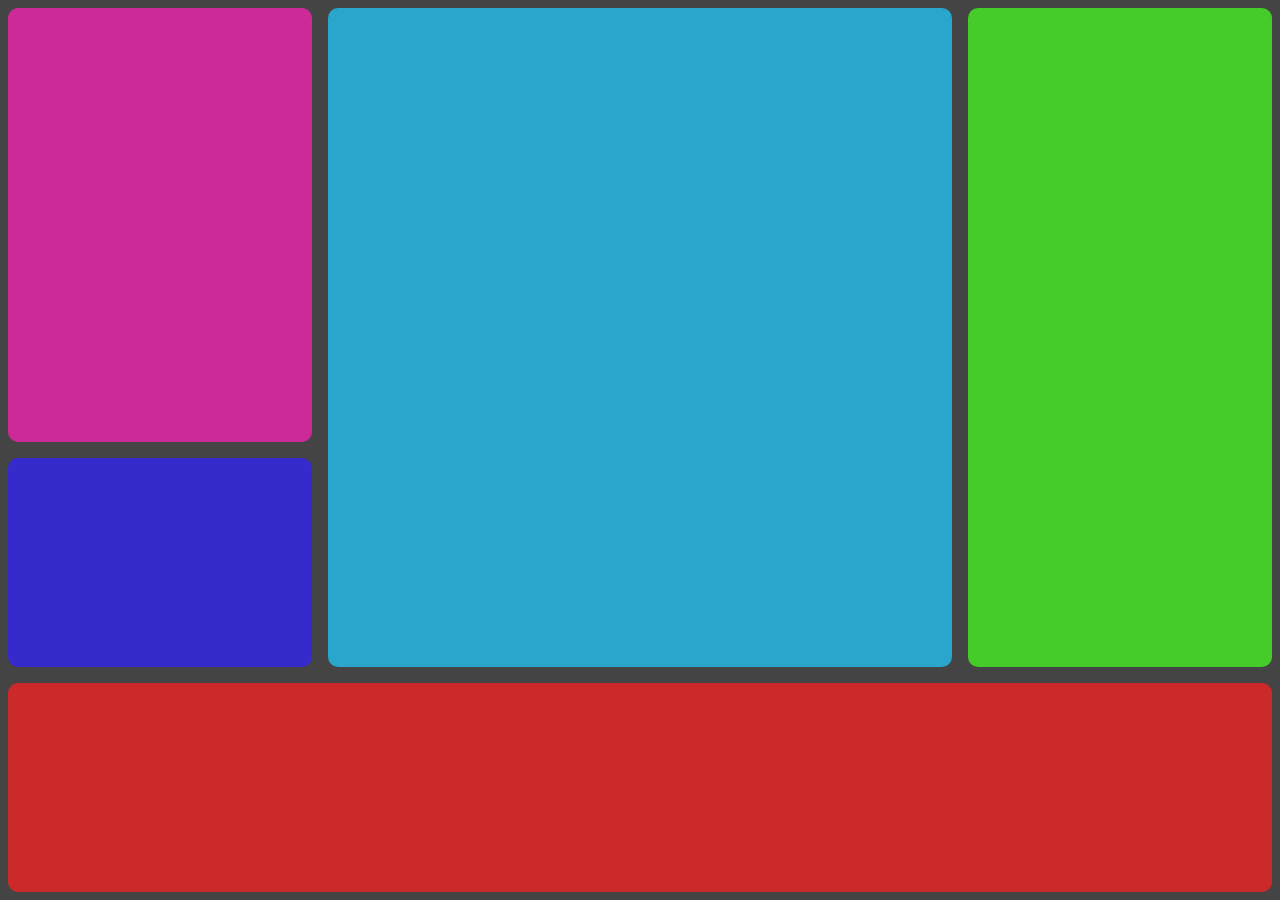
<file: Teste Grids/teste-grid.html>
<!DOCTYPE html>
<html lang="en">
<head>
    <meta charset="UTF-8">
    <meta http-equiv="X-UA-Compatible" content="IE=edge">
    <meta name="viewport" content="width=device-width, initial-scale=1.0">
    <title>Document</title>
    <link rel="stylesheet" href="grid.css">
</head>
<body class="corpo">
    <div class="template">
    <header class="cabecalho"></header>
    <nav class="lateral"></nav>
    <section class="meio"></section>
    <section class="direita-cima"></section>
    <section class="direita-baixo"></section>
</div>
</body>
</html>
</file>
<file: assets/css/estilos.css>
@font-face {
    font-family: 'icones';
    src: url(../font/icones.ttf);
}

body {
    background-color: #1D232A;
    font-family: 'Open Sans', 'icones', sans-serif;
    color: #FFFFFF;
}

@media screen and (min-width: 1440px) {
    body {
        display: grid;
        grid-template-columns: auto 1fr;
    }
}

.cabecalho {
    display: flex;
    justify-content: space-between;
    align-items: center;
    background-color: #15191C;
    padding: 8px 16px;
    box-shadow: 0px 4px 4px rgba(0, 0, 0, 0.16);
}

.cabecalho__menu i::before {
    content: "\e904";
    font-size: 24px;
}

.cabecalho__notificacao i::before {
    content: "\e906";
    font-size: 24px;
}

.cabecalho__logo {
    width: 40px;
}

.cabecalho__perfil {
    display: none;
}

@media screen and (min-width: 1440px) {
    .cabecalho {
        background-color: #1D232A;
        display: grid;
        column-gap: 32px;
        grid-template-columns: 1fr auto;
        padding: 16px 60px;
        height: 80px;
        box-sizing: border-box;
        grid-column: 2;
    }

    .cabecalho__menu {
        display: none;
    }

    .cabecalho__logo {
        display: none;
    }

    .cabecalho__perfil {
        display: grid;
        grid-template-columns: repeat(3, auto);
        column-gap: 8px;
        align-items: center;
        justify-self: flex-end;
        color: #95999C;
        padding: 8px 32px;
        border-right: 1px solid #95999C;
    }

    .cabecalho__perfil::before {
        content: "";
        display: block;
        width: 32px;
        height: 32px;
        background-image: url(../img/profile_2.png);
        background-size: contain;
        background-repeat: no-repeat;
        background-position: center;
    }

    .cabecalho__perfil::after {
        content: "\e90d";
        color: #FFFFFF;
        font-size: 1.5rem;
    }
}

.menu-lateral {
    display: flex;
    flex-direction: column;
    background-color: #15191C;
    width: 75vw;
    height: 100vh;

    position: absolute;
    left: -100vw;
    transition: .25s;
}

.menu-lateral--ativo {
    left: 0;
    transition: .25s;
}

.menu-lateral__logo {
    width: 118px;
    align-self: center;
    padding: 16px;
}

.menu-lateral__link {
    height: 64px;
    color: #95999C;
    padding-left: 64px;
    display: flex;
    align-items: center;
}

.menu-lateral__link--ativo {
    color: #FFFFFF;
    padding-left: 56px;
    border-left: 8px solid #FFFFFF;
}

.menu-lateral__link::before {
    content: "\e900";
    width: 24px;
    height: 24px;
    font-size: 24px;
    position: absolute;
    left: 24px;
}

.menu-lateral__link--inicio::before {
    content: "\e902";
}

.menu-lateral__link--videos::before {
    content: "\e90e";
}

.menu-lateral__link--picos::before {
    content: "\e909";
}

.menu-lateral__link--integrantes::before {
    content: "\e903";
}

.menu-lateral__link--camisas::before {
    content: "\e900";
}

.menu-lateral__link--pinturas::before {
    content: "\e90a";
}

@media screen and (min-width: 1440px) {
    .menu-lateral {
        position: static;
        width: 200px;
        grid-column: 1;
        grid-row: 1 / span 2;
    }
}

.principal {
    padding: 24px 16px;
    display: grid;
    gap: 16px;
}

.titulo-pagina {
    font-size: 1.5rem;
    font-weight: 700;
}

.titulo-secao {
    font-size: 1.2rem;
    font-weight: 700;
}

@media screen and (min-width: 1440px) {
    .principal {
        display: grid;
        grid-template-columns: auto 1fr auto;
        grid-template-areas:
            "titulo-pagina titulo-pagina titulo-pagina"
            "destaque-video destaque-video videos-recentes"
            "secao-videos secao-videos secao-videos"
            "produtos-recentes destaque-produtos destaque-produtos"
            "secao-produtos secao-produtos secao-produtos"
        ;
        column-gap: 32px;
        padding: 16px 60px;
        grid-column: 2;
    }

    .titulo-secao {
        grid-column: span 4;
    }
}

.cartao {
    width: 100%;
    border-radius: 15px;
    overflow: hidden;
    background-color: #2C343A;
}

.cartao__imagem--desktop {
    display: none;
}

.cartao--destaque {
    margin-bottom: 16px;
}

.cartao__conteudo {
    padding: 16px;
    display: grid;
    grid-template-columns: auto 1fr;
    gap: 8px;
}

.cartao__destaque {
    grid-column: span 2;
}

.cartao__titulo {
    font-size: 1.2rem;
    font-weight: 700;
    grid-column: span 2;
}

.cartao__perfil {
    color: #95999C;
    font-size: 0.9rem;
    grid-column: span 2;
}

.cartao__info {
    display: flex;
    align-items: center;
    color: #95999C;
}

.cartao__info--tempo::before {
    content: "\e90c";
    margin-right: 8px;
}
.cartao__info--cifrao::before {
    content: "\e905";
    margin-right: 8px;
}

.cartao__info--visualizacao::before {
    content: "\e90f";
    margin-right: 8px;
}

.cartao__botao {
    display: flex;
    justify-content: center;
    align-items: center;
    background-color: #0480DC;
    width: 40px;
    height: 40px;
    border-radius: 10px;
    font-size: 0.9rem;
    justify-self: flex-end;
}

.cartao__botao--play::before {
    content: "\e90b";
    font-size: 24px;
}
.cartao__botao--cart::before {
    content: "\e901";
    font-size: 24px;
}

.cartao__botao--destaque {
    width: 100%;
    grid-column: span 2;
}

.cartao__botao--destaque::before {
    margin-right: 8px;
}

.cartao--recentes {
    display: none;
}

@media screen and (min-width: 1440px) {
    .cartao--destaque {
        margin-bottom: 0;
    }

    .cartao__imagem--mobile {
        display: none;
    }

    .cartao__imagem--desktop {
        display: block;
    }

    .cartao__botao--destaque {
        grid-column: auto;
        padding: 16px 8px;
    }

    .cartao--recentes {
        display: grid;
        grid-template-columns: auto auto;
        align-items: center;
        row-gap: 24px;
        width: 256px;
        padding: 16px;
        box-sizing: border-box;
        align-self: flex-start;
    }

    .cartao--recentes .cartao__titulo {
        grid-column: auto;
    }

    .cartao__link {
        font-size: 0.8rem;
        font-weight: 600;
        color: #0480DC;
        justify-self: flex-end;
    }

    .cartao__lista {
        display: grid;
        row-gap: 16px;
        grid-column: span 2;
    }

    .cartao__item {
        display: grid;
        grid-template-columns: auto 1fr;
        gap: 8px;
    }

    .cartao__item-thumbnail {
        width: 32px;
        grid-row: span 2;
    }

    .cartao__item-titulo {
        font-size: 0.9rem;
        line-height: 1.2rem;
        font-weight: 700;
    }

    .cartao__item-perfil {
        font-size: 0.8rem;
        color: #95999C;
    }
}

.secao {
    display: grid;
    gap: 16px;
}

@media screen and (min-width: 1440px) {
    .secao {
        grid-template-columns: repeat(4, 1fr);
    }

    .destaque-video{
        grid-area: destaque-video;
    }

    .videos-recentes {
        grid-area: videos-recentes;
    }

    .secao-videos {
        grid-area: secao-videos;
    }

    .destaque-produtos {
        grid-area: destaque-produtos;
    }

    .produtos-recentes {
        grid-area: produtos-recentes;
    }

    .secao-produtos {
        grid-area: secao-produtos;
    }
}
</file>
<file: Teste Grids/grid.css>
* {
    margin: 0;
    padding: 0;
    box-sizing: border-box;
}

.corpo {
    background-color: #444444;
    padding: 8px;
    width: 100vw;
    height: 100vh;
}

.template {
    display: grid;
    grid-template-columns: 1fr 1fr 1fr 1fr;
    grid-template-rows: 1fr 1fr 1fr 1fr;
    height: 100%;
    gap: 16px;
}

.cabecalho {
    background-color: #cc2a2a;
    border-radius: 10px;
    min-width: 50px;
    min-height: 50px;
    grid-row: 4;
    grid-column: span 4;
}

.lateral {
    background-color: #45cc2a;
    border-radius: 10px;
    min-width: 50px;
    min-height: 50px;
    grid-row: 1 / span 3;
    grid-column: 4;
}

.meio {
    background-color: #2aa6cc;
    border-radius: 10px;
    min-width: 50px;
    min-height: 50px;
    grid-column: 2 / span 2;
    grid-row: 1 / span 3;
}

.direita-cima {
    background-color: #352acc;
    border-radius: 10px;
    min-width: 50px;
    min-height: 50px;
    grid-column: 1;
    grid-row: 3;
}

.direita-baixo {
    background-color: #cc2a96;
    border-radius: 10px;
    min-width: 50px;
    min-height: 50px;
    grid-row: 1 / span 2;
    grid-column: 1;
}
</file>
